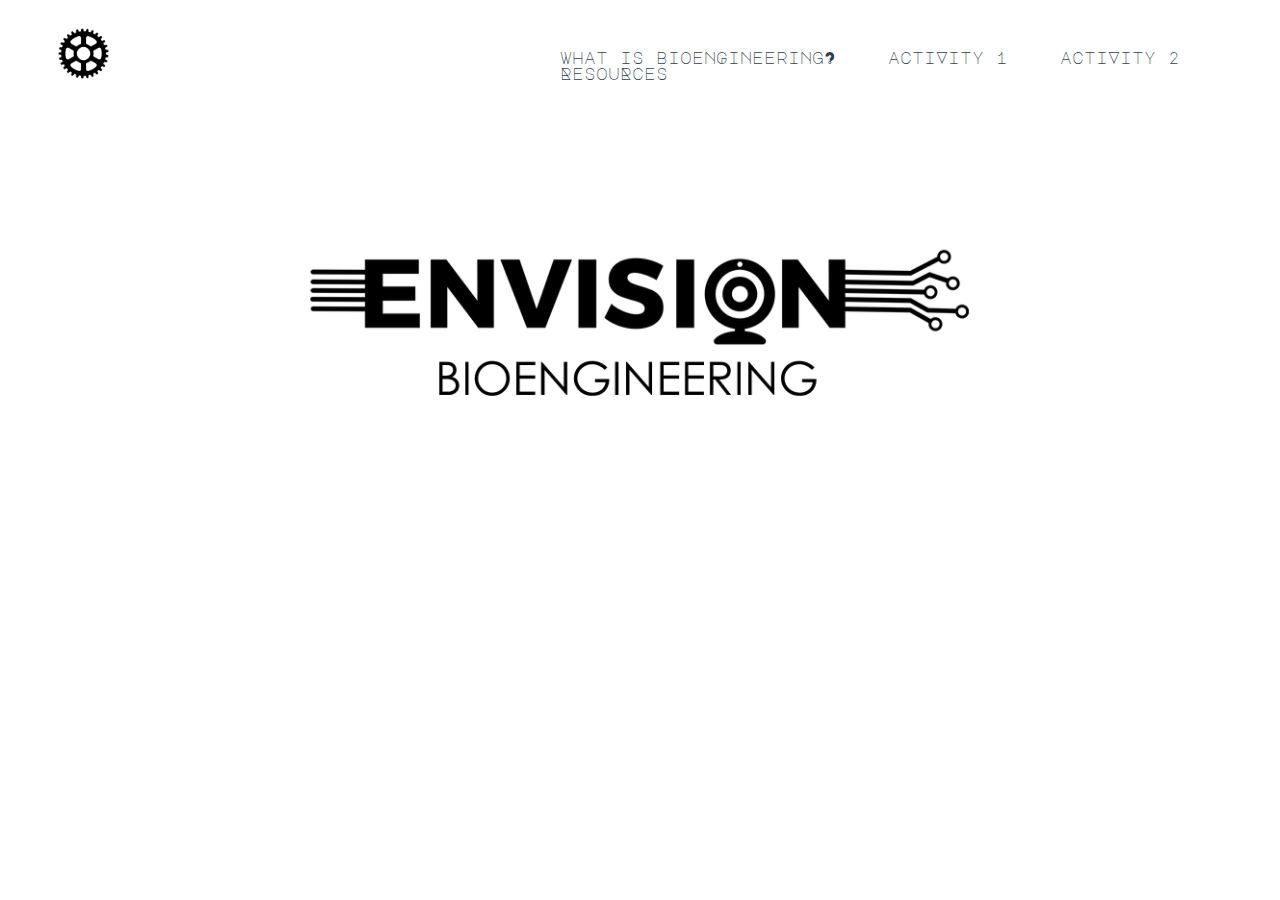
<file: index.html>
<!DOCTYPE html>
<html>
<head>
<title> Envision Bioengineering </title>
<link rel="stylesheet" type="text/css" href="style.css" />
<link href="https://fonts.googleapis.com/css?family=Major+Mono+Display" rel="stylesheet">
</head>
<body>
  <div id="topbar">
    <div id="icon">
      <a href= "index.html">
      <img src="img/gear.jpg" id="iconimg">
      </a>
    </div>
    <div id="topbar-items">
      <a style="text-decoration : none" href="info.html">what is bioenGineering?</a>
      <a style="text-decoration : none" href="activity1.html">actiVity 1</a>
      <a style="text-decoration : none" href="activity2.html">actiVity 2</a>
      <a style="text-decoration : none" href="resources.html">ResouRces</a>
    </div>
  </div>

  <center>
    <img class="mainimg" src="img/image.png" alt="Bioeng" width="100%" height="100%">
  </center>
</body>
</html>
</file>
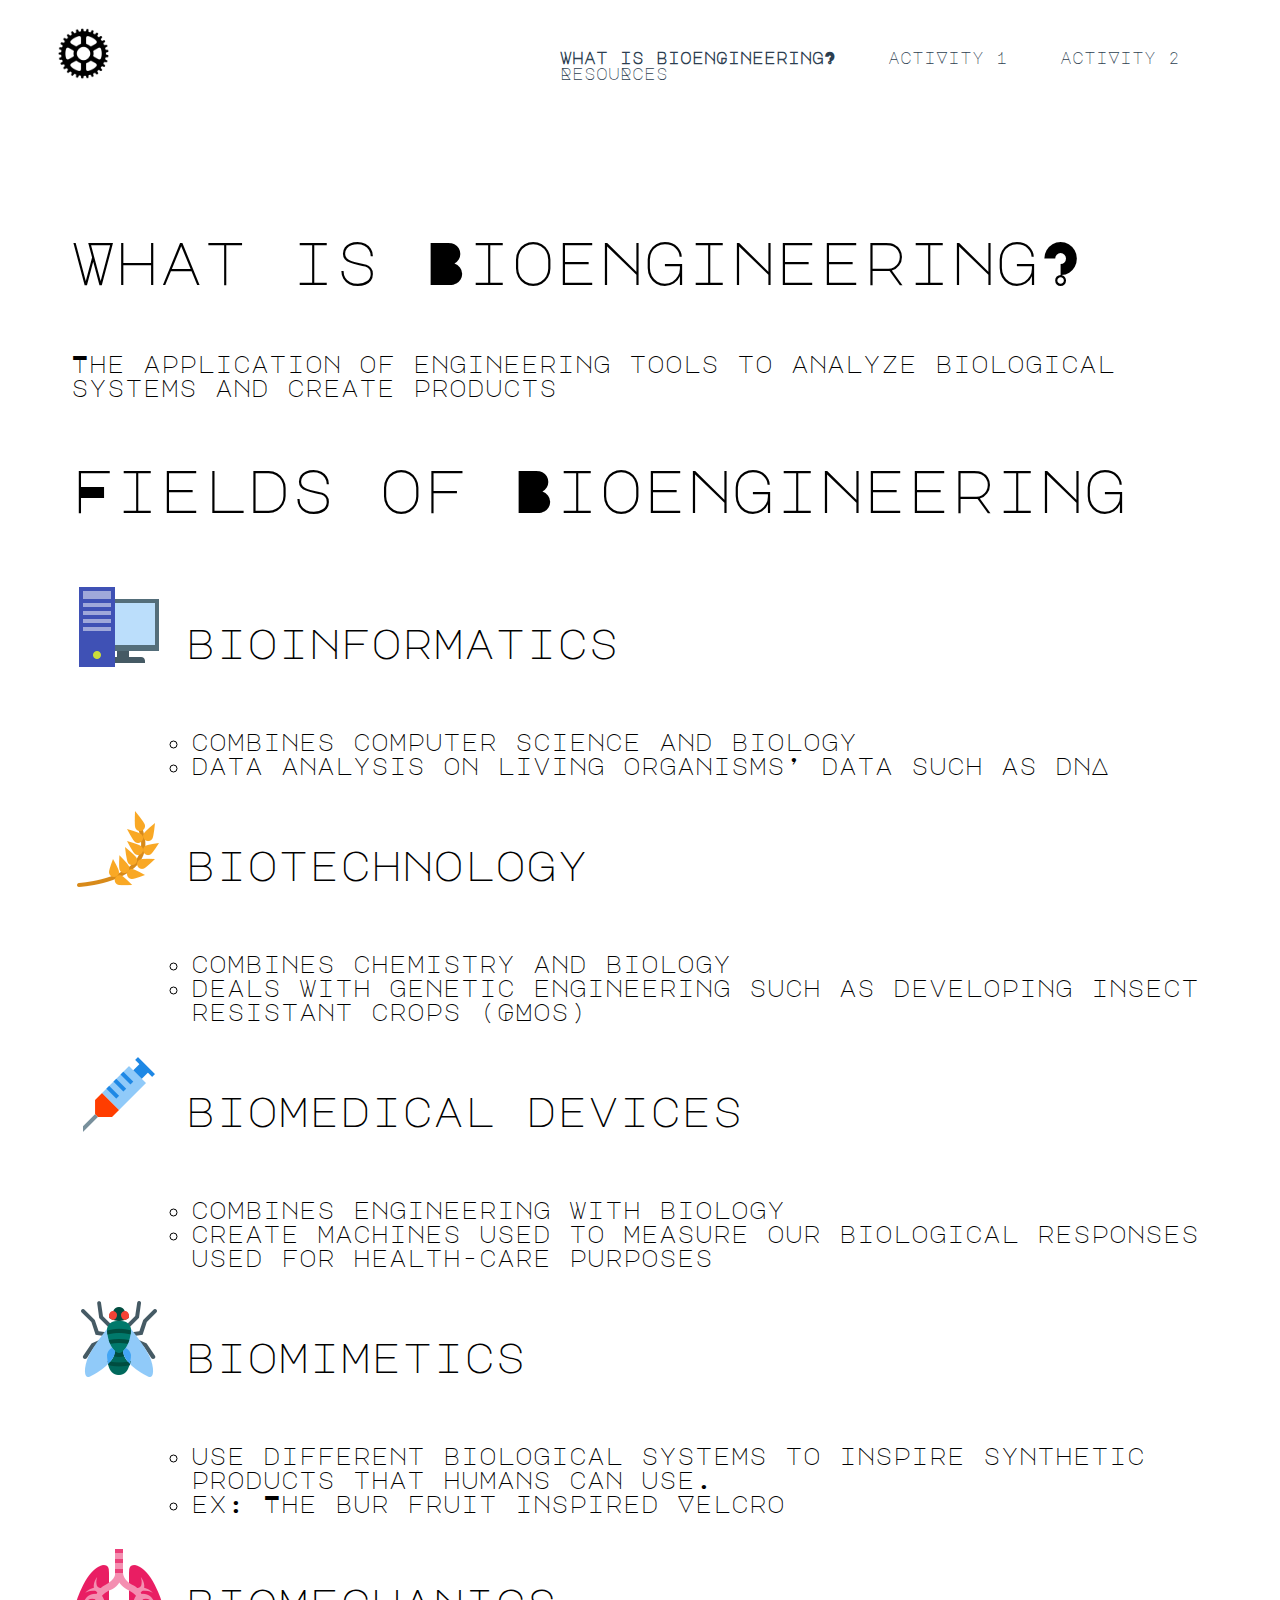
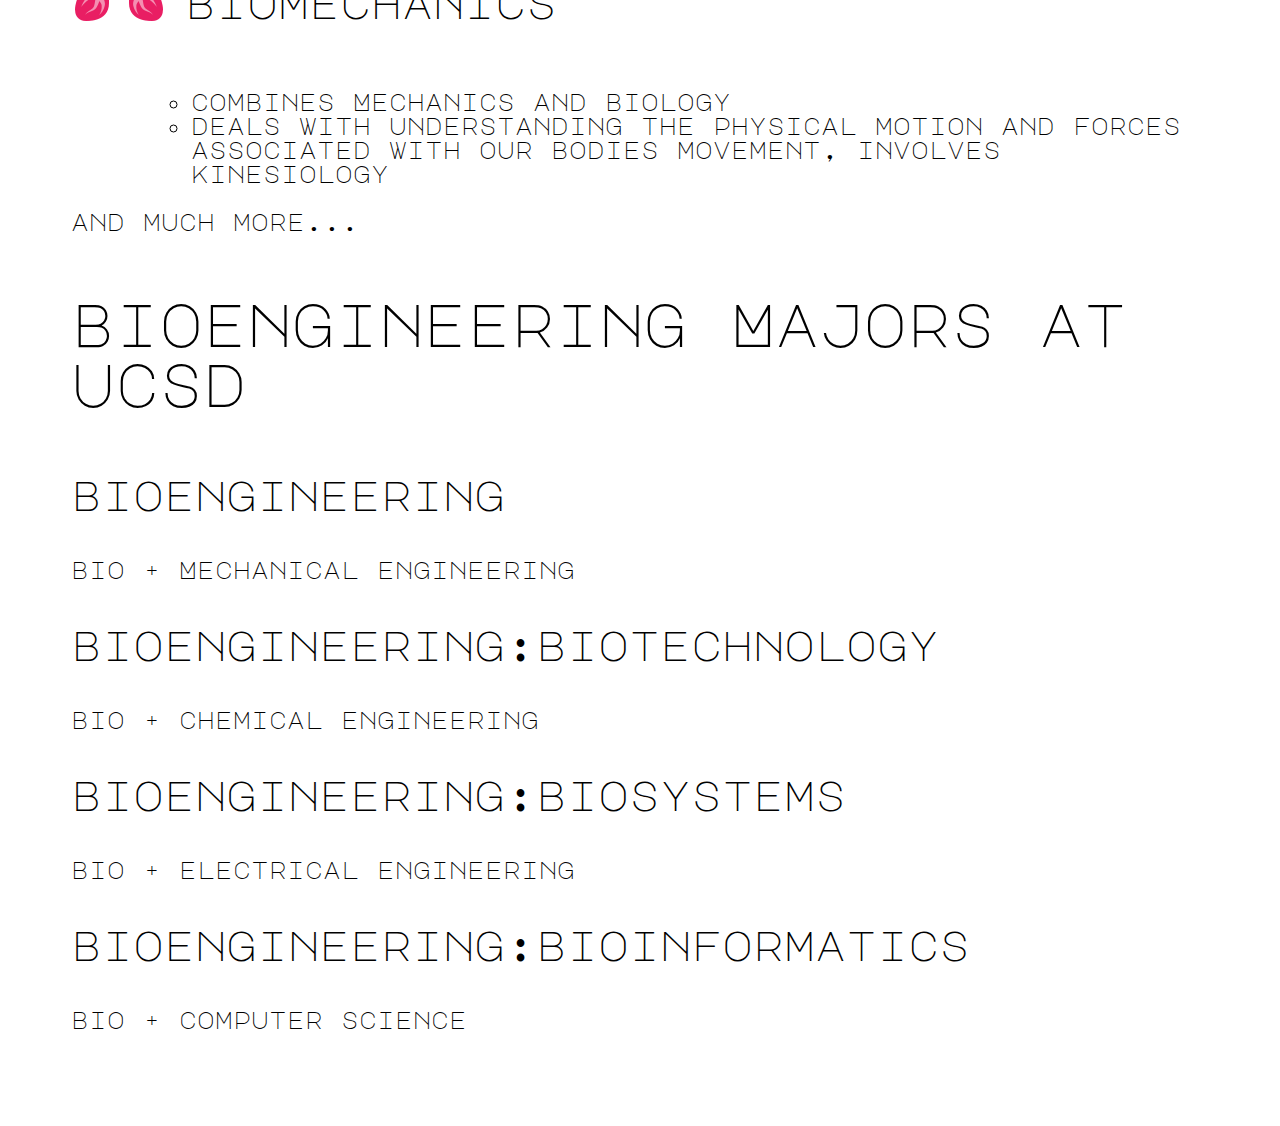
<file: info.html>
<!DOCTYPE html>
<html>
<head>
<title> Envision Bioengineering </title>
<link rel="stylesheet" type="text/css" href="style.css" />
<link href="https://fonts.googleapis.com/css?family=Major+Mono+Display" rel="stylesheet">
  <link href="https://afeld.github.io/emoji-css/emoji.css" rel="stylesheet">
</head>
<body>
  <div id="topbar">
    <div id="icon">
      <a href= "index.html">
      <img src="img/gear.jpg" id="iconimg">
      </a>
    </div>
    <div id="topbar-items">
      <a class="active" style="text-decoration : none" href="info.html">what is bioenGineering?</a>
      <a style="text-decoration : none" href="activity1.html">actiVity 1</a>
      <a style="text-decoration : none" href="activity2.html">actiVity 2</a>
      <a style="text-decoration : none" href="resources.html">ResouRces</a>
    </div>
  </div>

  <div class="info">
      <p class="infotitle">What is Bioengineering?</p>
    <p>The application of engineering tools <i class="em em-hammer_and_wrench"></i> to analyze biological systems <i class="em em-herb"></i> and create products</p>
    <p class="infotitle">Fields of Bioengineering</p>


    <div class="field">
        <img src="img/bioinformatics.png">
        <p class ="infominititle">bioinformatics</p>
    </div>
    <ul class="list">
      <li>combines computer science and biology</li>
      <li>data analysis on living organisms’ data such as dnA</li>
    </ul>

    <div class="field">
        <img src="img/biotech.png">
        <p class ="infominititle">biotechnology</p>
    </div>
    <ul class="list">
      <li>combines chemistry and biology</li>
      <li>deals with genetic engineering such as developing insect resistant crops (GMos)</li>
    </ul>


    <div class="field">
        <img src="img/biomedical.png">
        <p class ="infominititle">biomedical devices</p>
    </div>
    <ul class="list">
      <li>combines engineering with biology</li>
      <li>create machines used to measure our biological responses used for health-care purposes</li>
    </ul>


    <div class="field">
        <img src="img/biomimetics.png">
        <p class ="infominititle">biomimetics</p>
    </div>
    <ul class="list">
      <li>use different biological systems to inspire synthetic products that humans can use.</li>
      <li>ex: The bur fruit inspired Velcro</li>
    </ul>


    <div class="field">
        <img src="img/biomechanics.png">
        <p class ="infominititle">biomechanics</p>
    </div>
    <ul class="list">
      <li>combines Mechanics and biology</li>
      <li>deals with understanding the physical motion and forces associated with our bodies movement, involves kinesiology</li>
    </ul>

    <p></p>
        <p>and much more...</p>

    <p class="infotitle">bioengineering Majors at ucsd</p>
    <p class ="infominititle">bioengineering</p>
        <p>bio + Mechanical engineering</p>
    <p class ="infominititle">bioengineering:biotechnology</p>
        <p>bio + chemical engineering</p>
    <p class ="infominititle">bioengineering:biosystems</p>
        <p>bio + electrical engineering</p>
    <p class ="infominititle">bioengineering:bioinformatics</p>
    <p>bio + computer science</p>

  </div>
</body>
</html>
</file>
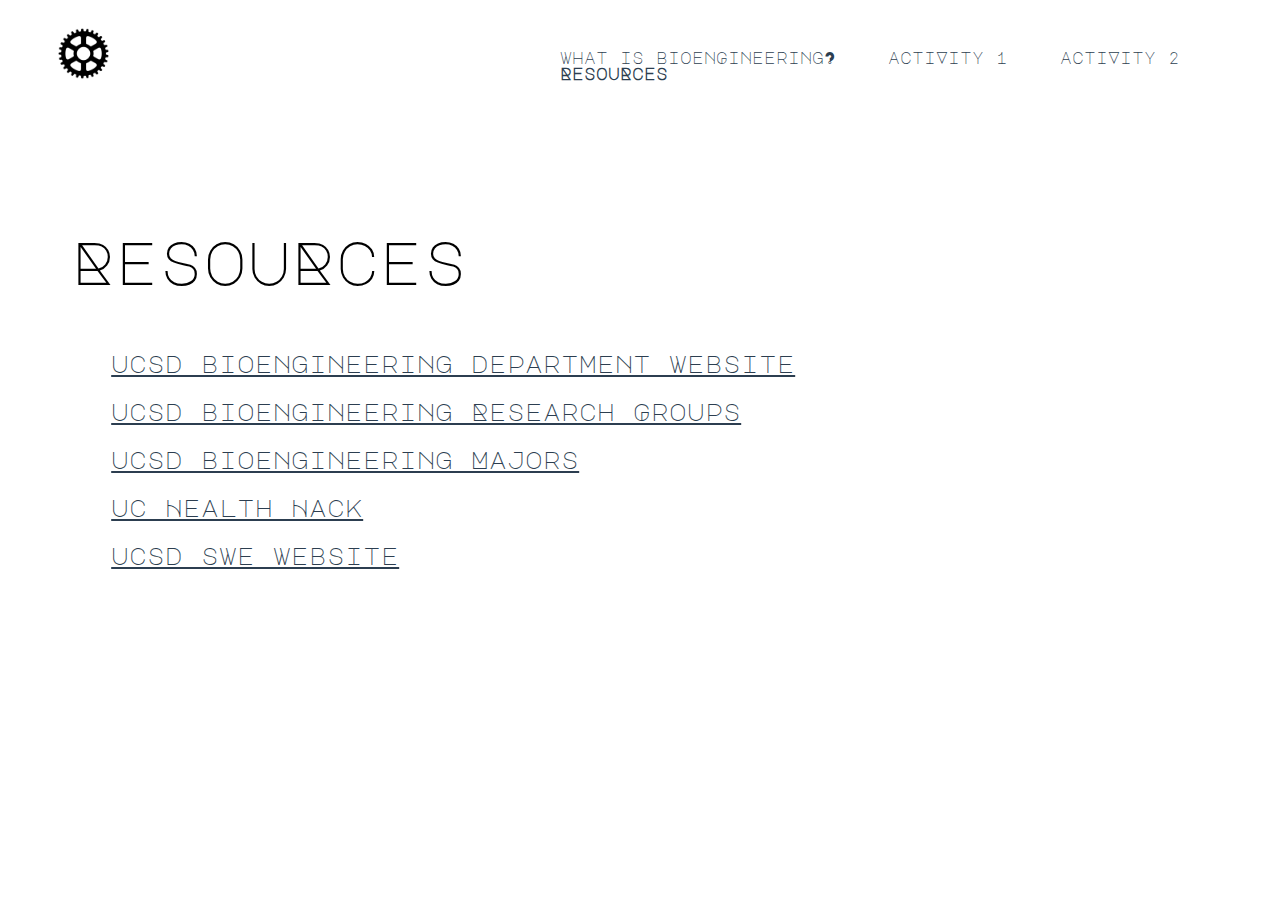
<file: resources.html>
<!DOCTYPE html>
<html>
<head>
<title> Envision Bioengineering </title>
<link rel="stylesheet" type="text/css" href="style.css" />
<link href="https://fonts.googleapis.com/css?family=Major+Mono+Display" rel="stylesheet">
</head>
<body>
  <div id="topbar">
    <div id="icon">
      <a href= "index.html">
      <img src="img/gear.jpg" id="iconimg">
      </a>
    </div>
    <div id="topbar-items">
      <a style="text-decoration : none" href="info.html">what is bioenGineering?</a>
      <a style="text-decoration : none" href="activity1.html">actiVity 1</a>
      <a style="text-decoration : none" href="activity2.html">actiVity 2</a>
      <a class="active" style="text-decoration : none" href="resources.html">ResouRces</a>
    </div>
  </div>

   <div class="info">
     <p class="infotitle">ResouRces</p>
     <a href="http://bioengineering.ucsd.edu/">ucsd bioengineering department website</a></br></br>
     <a href="http://bioengineering.ucsd.edu/research-groups">ucsd bioengineering Research Groups</a></br></br>
     <a href="https://www.ucsd.edu/catalog/curric/BENG-ug.html">ucsd bioengineering Majors</a></br></br>
     <a href="https://healthhack.uchealth.edu/">uc Health Hack</a></br></br>
     <a href="http://swe.ucsd.edu/">ucsd swe website</a></br></br>
  </div>
</body>
</html>
</file>
<file: style.css>
body{
font-family: 'Major Mono Display', serif;
}

#topbar{
  background-color: white;
  width:100%;
  height: 100px;
}

#topbar-items{
    position:absolute;
	margin-left: 40%;
	top:50px;
}

a {
  color: #2C3E50;
  margin-left: 40px
}

a:hover {
  font-weight: bold;
}

.active {
  font-weight: bold;
}

#iconimg {
  margin-top:20px;
  margin-left:10px;
  width:4%;
  height:4%;
}

.mainimg {
    margin-top: 5%;
    width: 55%;
}

.info {
     padding: 5%;
     font-size: 1.5em;
}

.infotitle {
    font-family: 'Major Mono Display', serif;
    font-size: 2.5em;
}

.infominititle {
    font-size: 1.75em;
}

.field {
    display: grid;
    grid-template-columns: 10% auto;
}

.material {
    display: grid;
    grid-template-columns: 35% auto;
}

.stuff {
    font_size: 1.65em;
}

ul{
  list-style-type: circle;
}

.list {
    margin-left: 7%;
}

.resourcesinfo {
     padding: 5%;
     font-size: 2em;

}

.step {
    font-size: 1.3em;
}

.instimg {
  display: block;
  margin-left: auto;
  margin-right: auto;
}
</file>
